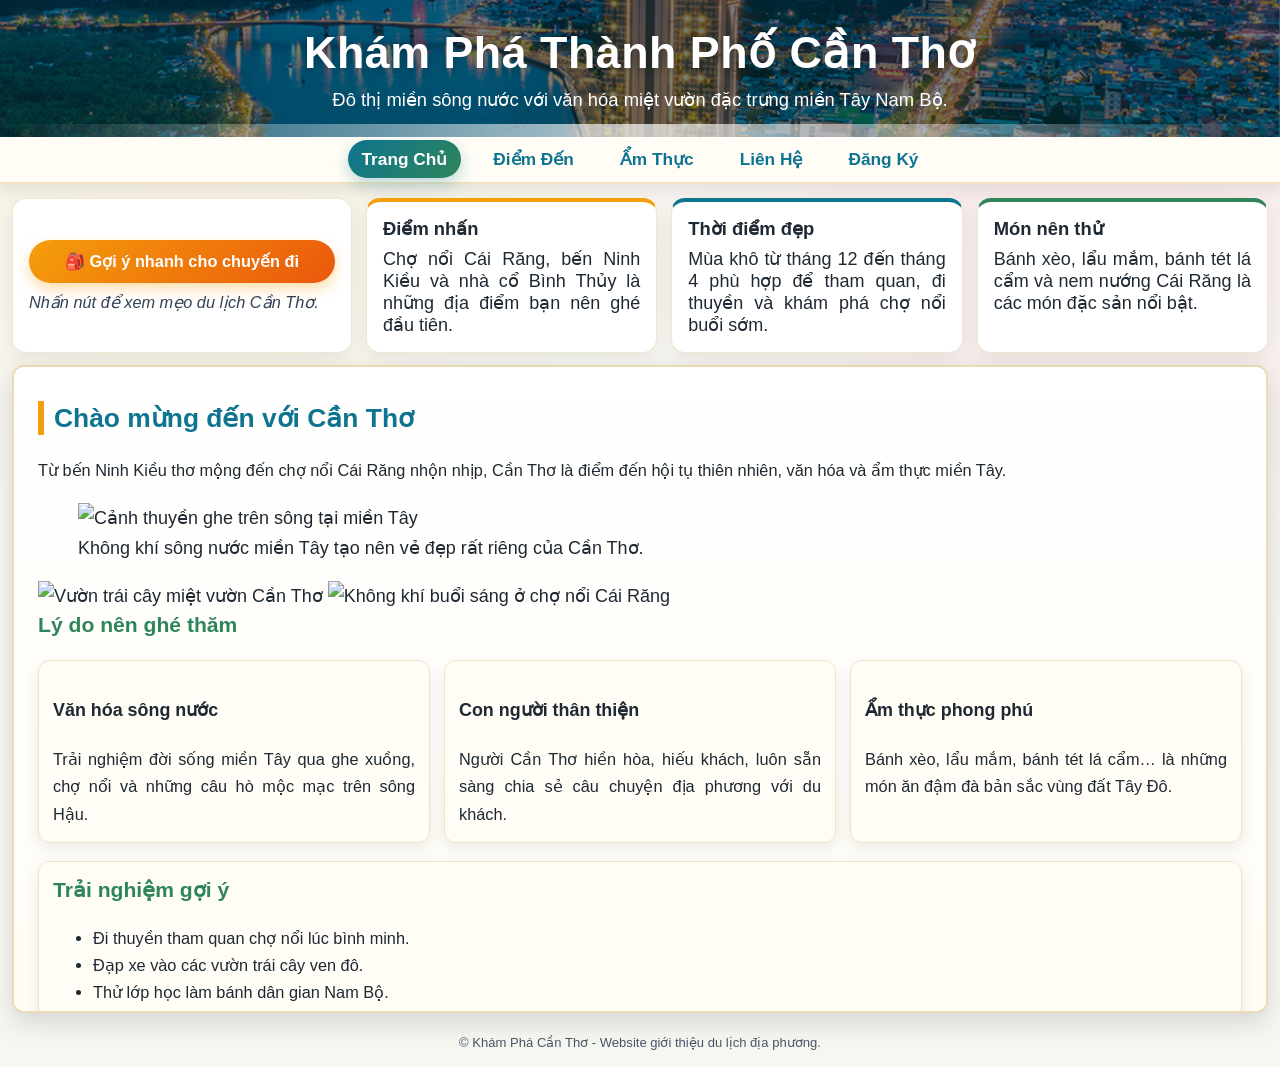
<file: index.html>
<!DOCTYPE html>
<html lang="vi">
<head>
    <meta charset="UTF-8">
    <meta name="viewport" content="width=device-width, initial-scale=1.0">
    <title>Khám Phá Cần Thơ</title>
    <link rel="stylesheet" href="styles.css">
</head>
<body>
    <header>
        <h1>Khám Phá Thành Phố Cần Thơ</h1>
        <p>Đô thị miền sông nước với văn hóa miệt vườn đặc trưng miền Tây Nam Bộ.</p>
    </header>

    <nav>
        <ul>
            <li><a href="pages/trangchu.html" target="content" class="active">Trang Chủ</a></li>
            <li><a href="pages/diemden.html" target="content">Điểm Đến</a></li>
            <li><a href="pages/amthuc.html" target="content">Ẩm Thực</a></li>
            <li><a href="pages/lienhe.html" target="content">Liên Hệ</a></li>
            <li><a href="pages/dangky.html" target="content">Đăng Ký</a></li>
        </ul>
    </nav>

    <section class="overview" aria-label="Gợi ý và thông tin nhanh">
        <section class="interaction-panel" aria-label="Gợi ý tương tác" id="tip-container">
            <button type="button" class="cta-btn" id="tipButton">🎒 Gợi ý nhanh cho chuyến đi</button>
            <p id="tipText">Nhấn nút để xem mẹo du lịch Cần Thơ.</p>
        </section>

        <section class="quick-info" aria-label="Thông tin nhanh">
            <article>
                <h2>Điểm nhấn</h2>
                <p>Chợ nổi Cái Răng, bến Ninh Kiều và nhà cổ Bình Thủy là những địa điểm bạn nên ghé đầu tiên.</p>
            </article>
            <article>
                <h2>Thời điểm đẹp</h2>
                <p>Mùa khô từ tháng 12 đến tháng 4 phù hợp để tham quan, đi thuyền và khám phá chợ nổi buổi sớm.</p>
            </article>
            <article>
                <h2>Món nên thử</h2>
                <p>Bánh xèo, lẩu mắm, bánh tét lá cẩm và nem nướng Cái Răng là các món đặc sản nổi bật.</p>
            </article>
        </section>
    </section>

    <main>
        <iframe src="pages/trangchu.html" name="content" title="Nội dung khám phá Cần Thơ"></iframe>
    </main>

    <footer>
        <small>© Khám Phá Cần Thơ - Website giới thiệu du lịch địa phương.</small>
    </footer>

    <script src="script.js"></script>
</body>
</html>
</file>
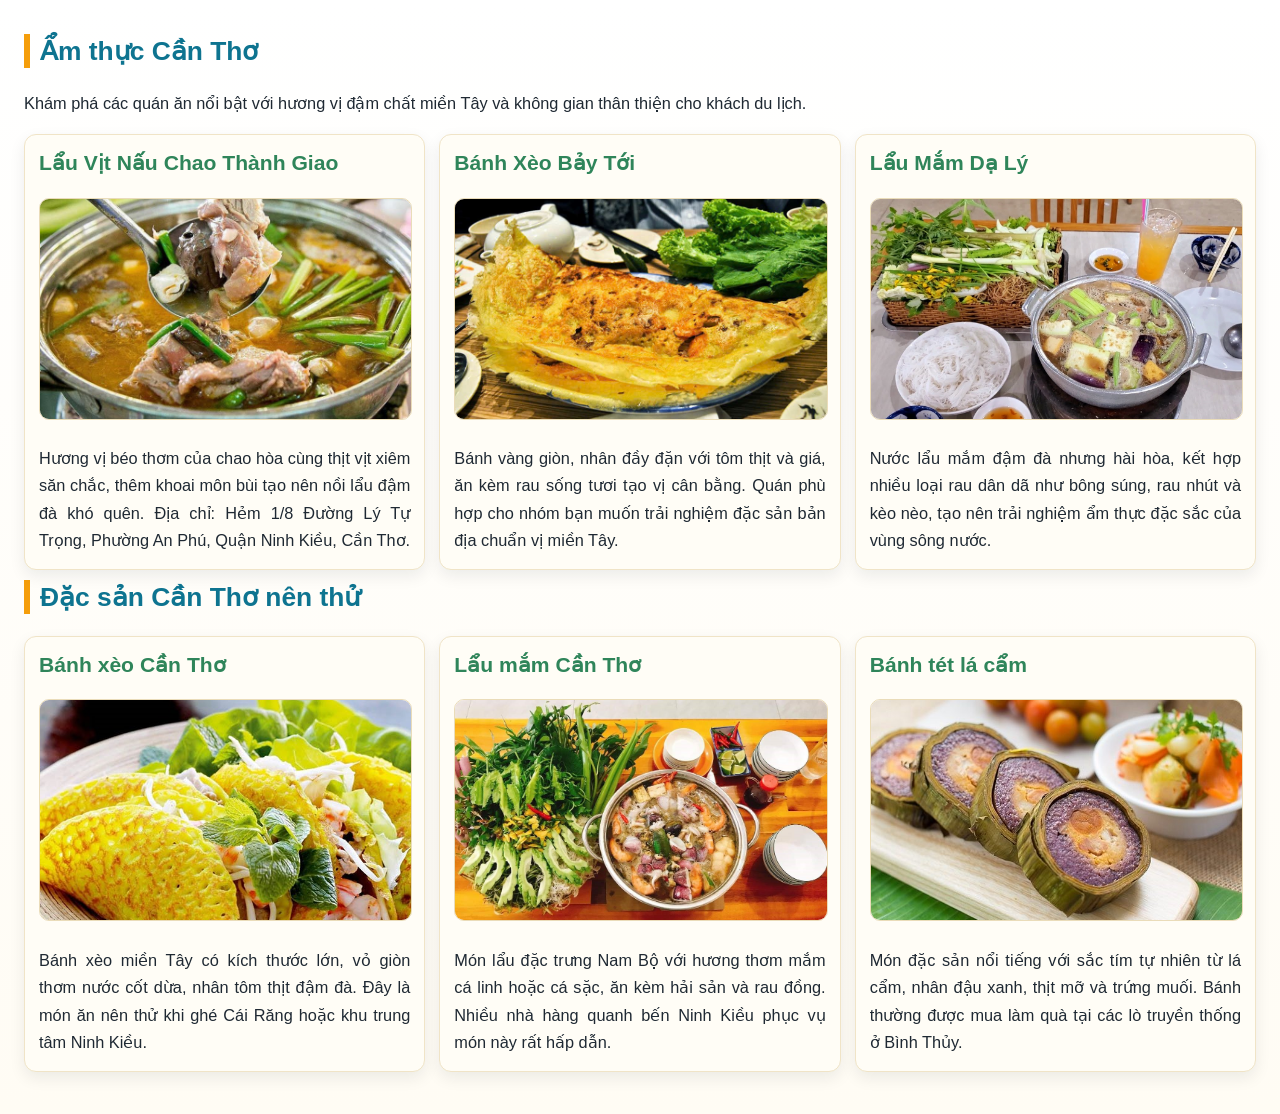
<file: pages/amthuc.html>
<!DOCTYPE html>
<html lang="vi">
<head>
    <meta charset="UTF-8">
    <meta name="viewport" content="width=device-width, initial-scale=1.0">
    <title>Ẩm Thực - Khám Phá Cần Thơ</title>
    <link rel="stylesheet" href="page.css">
</head>
<body>
    <section>
        <h2>Ẩm thực Cần Thơ</h2>
        <p>Khám phá các quán ăn nổi bật với hương vị đậm chất miền Tây và không gian thân thiện cho khách du lịch.</p>

        <div class="grid">
            <article>
                <h3>Lẩu Vịt Nấu Chao Thành Giao</h3>
                <img class="image" src="../imgs/lauvit.jpg" alt="Lẩu vịt nấu chao Thành Giao">
                <p>Hương vị béo thơm của chao hòa cùng thịt vịt xiêm săn chắc, thêm khoai môn bùi tạo nên nồi lẩu đậm đà khó quên. Địa chỉ: Hẻm 1/8 Đường Lý Tự Trọng, Phường An Phú, Quận Ninh Kiều, Cần Thơ.</p>
            </article>
            <article>
                <h3>Bánh Xèo Bảy Tới</h3>
                <img class="image" src="../imgs/banhxeo.jpg" alt="Bánh xèo Bảy Tới">
                <p>Bánh vàng giòn, nhân đầy đặn với tôm thịt và giá, ăn kèm rau sống tươi tạo vị cân bằng. Quán phù hợp cho nhóm bạn muốn trải nghiệm đặc sản bản địa chuẩn vị miền Tây.</p>
            </article>
            <article>
                <h3>Lẩu Mắm Dạ Lý</h3>
                <img class="image" src="../imgs/laumam.jpg" alt="Lẩu mắm Dạ Lý">
                <p>Nước lẩu mắm đậm đà nhưng hài hòa, kết hợp nhiều loại rau dân dã như bông súng, rau nhút và kèo nèo, tạo nên trải nghiệm ẩm thực đặc sắc của vùng sông nước.</p>
            </article>
        </div>

        <h2>Đặc sản Cần Thơ nên thử</h2>
        <div class="grid">
            <article>
                <h3>Bánh xèo Cần Thơ</h3>
                <img class="image" src="../imgs/banhxeocantho.jpg" alt="Bánh xèo Cần Thơ">
                <p>Bánh xèo miền Tây có kích thước lớn, vỏ giòn thơm nước cốt dừa, nhân tôm thịt đậm đà. Đây là món ăn nên thử khi ghé Cái Răng hoặc khu trung tâm Ninh Kiều.</p>
            </article>
            <article>
                <h3>Lẩu mắm Cần Thơ</h3>
                <img class="image" src="../imgs/laumamcantho.jpg" alt="Lẩu mắm Cần Thơ">
                <p>Món lẩu đặc trưng Nam Bộ với hương thơm mắm cá linh hoặc cá sặc, ăn kèm hải sản và rau đồng. Nhiều nhà hàng quanh bến Ninh Kiều phục vụ món này rất hấp dẫn.</p>
            </article>
            <article>
                <h3>Bánh tét lá cẩm</h3>
                <img class="image" src="../imgs/benhtetlacam.jpg" alt="Bánh tét lá cẩm">
                <p>Món đặc sản nổi tiếng với sắc tím tự nhiên từ lá cẩm, nhân đậu xanh, thịt mỡ và trứng muối. Bánh thường được mua làm quà tại các lò truyền thống ở Bình Thủy.</p>
            </article>
        </div>
    </section>
</body>
</html>
</file>
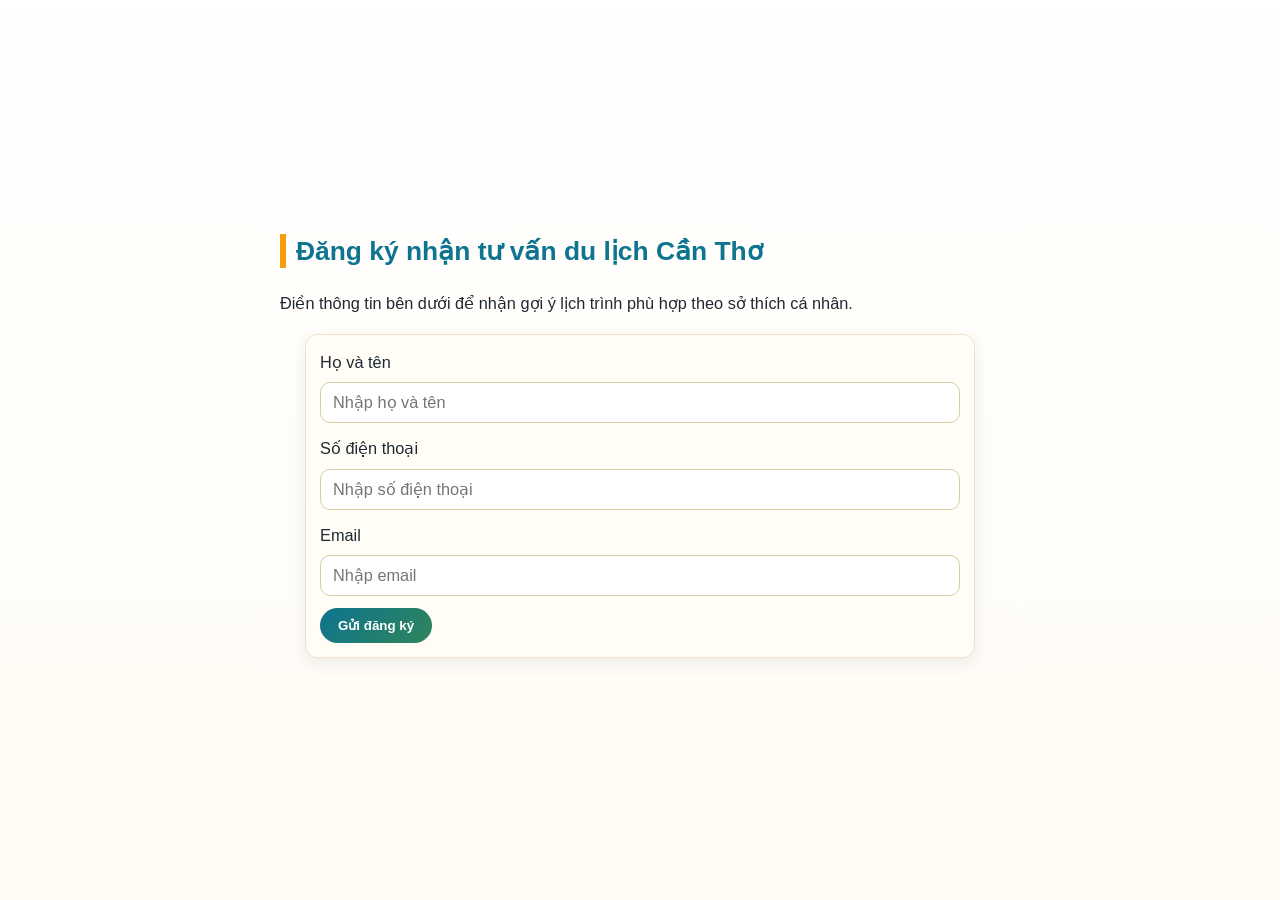
<file: pages/dangky.html>
<!DOCTYPE html>
<html lang="vi">
<head>
    <meta charset="UTF-8">
    <meta name="viewport" content="width=device-width, initial-scale=1.0">
    <title>Đăng Ký - Khám Phá Cần Thơ</title>
    <link rel="stylesheet" href="page.css">
</head>
<body class="form-page">
    <section>
        <h2>Đăng ký nhận tư vấn du lịch Cần Thơ</h2>
        <p>Điền thông tin bên dưới để nhận gợi ý lịch trình phù hợp theo sở thích cá nhân.</p>

        <form class="form-box">
            <div class="form-group">
                <label for="name">Họ và tên</label>
                <input id="name" name="name" type="text" placeholder="Nhập họ và tên" required>
            </div>

            <div class="form-group">
                <label for="phone">Số điện thoại</label>
                <input id="phone" name="phone" type="tel" placeholder="Nhập số điện thoại" required>
            </div>

            <div class="form-group">
                <label for="email">Email</label>
                <input id="email" name="email" type="email" placeholder="Nhập email" required>
            </div>

            <button type="submit">Gửi đăng ký</button>
        </form>
    </section>
</body>
</html>
</file>
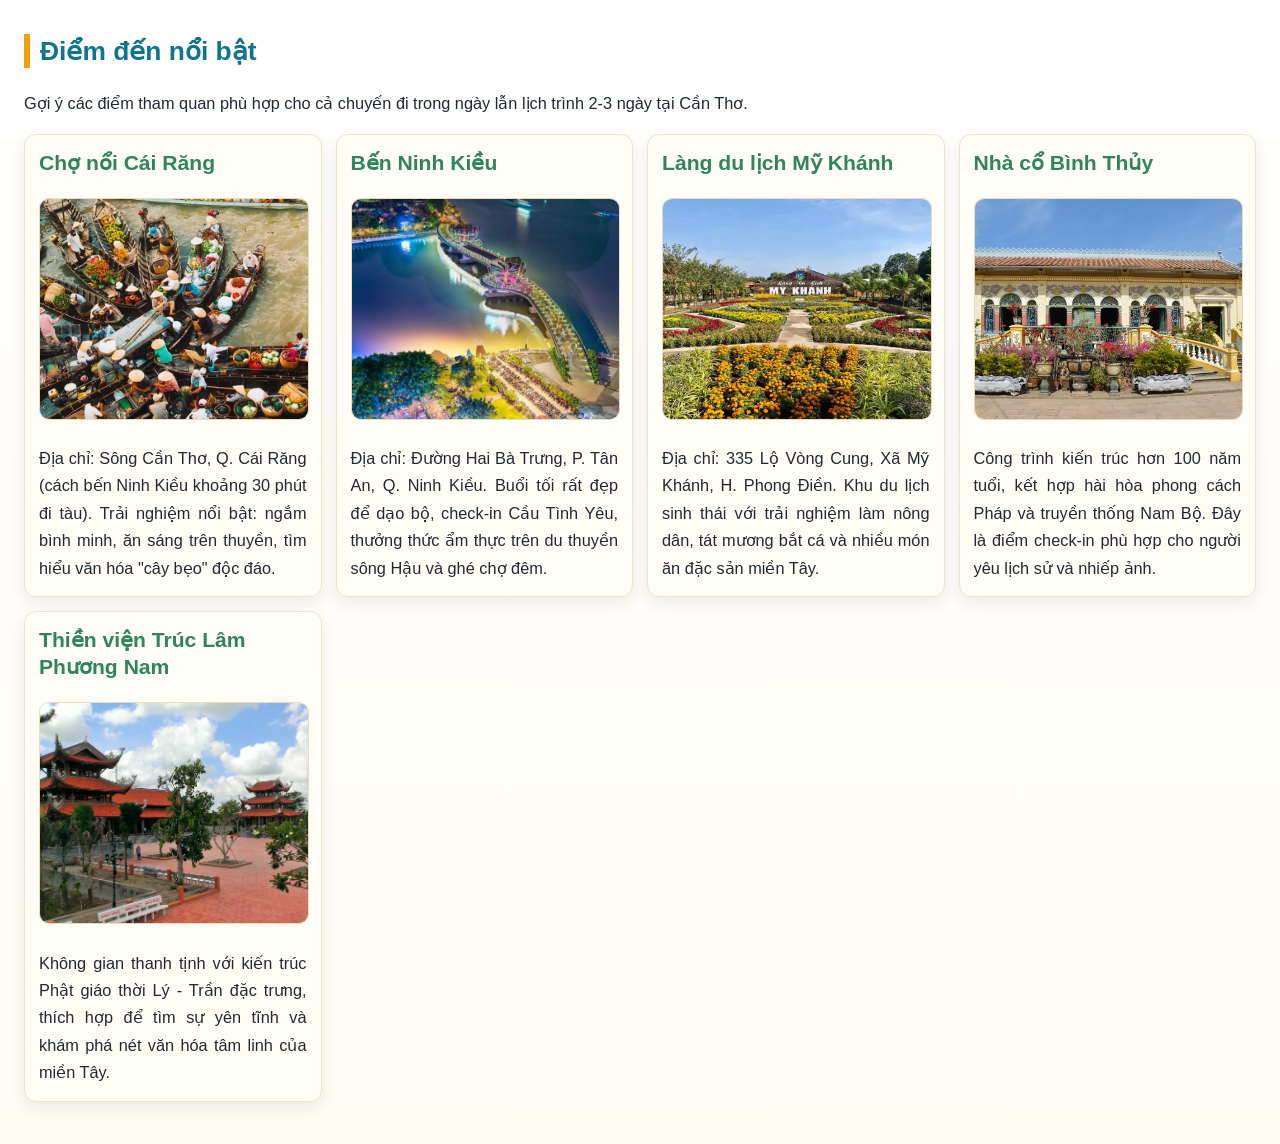
<file: pages/diemden.html>
<!DOCTYPE html>
<html lang="vi">
<head>
    <meta charset="UTF-8">
    <meta name="viewport" content="width=device-width, initial-scale=1.0">
    <title>Điểm Đến - Khám Phá Cần Thơ</title>
    <link rel="stylesheet" href="page.css">
</head>
<body>
    <section>
        <h2>Điểm đến nổi bật</h2>
        <p>Gợi ý các điểm tham quan phù hợp cho cả chuyến đi trong ngày lẫn lịch trình 2-3 ngày tại Cần Thơ.</p>

        <div class="place-grid">
            <article class="place-card">
                <h3>Chợ nổi Cái Răng</h3>
                <img class="image" src="../imgs/chonoi.jpg" alt="Chợ nổi Cái Răng">
                <p>Địa chỉ: Sông Cần Thơ, Q. Cái Răng (cách bến Ninh Kiều khoảng 30 phút đi tàu). Trải nghiệm nổi bật: ngắm bình minh, ăn sáng trên thuyền, tìm hiểu văn hóa "cây bẹo" độc đáo.</p>
            </article>
            <article class="place-card">
                <h3>Bến Ninh Kiều</h3>
                <img class="image" src="../imgs/benninhkieu.jpg" alt="Bến Ninh Kiều">
                <p>Địa chỉ: Đường Hai Bà Trưng, P. Tân An, Q. Ninh Kiều. Buổi tối rất đẹp để dạo bộ, check-in Cầu Tình Yêu, thưởng thức ẩm thực trên du thuyền sông Hậu và ghé chợ đêm.</p>
            </article>
            <article class="place-card">
                <h3>Làng du lịch Mỹ Khánh</h3>
                <img class="image" src="../imgs/mykhanh.png" alt="Làng du lịch Mỹ Khánh">
                <p>Địa chỉ: 335 Lộ Vòng Cung, Xã Mỹ Khánh, H. Phong Điền. Khu du lịch sinh thái với trải nghiệm làm nông dân, tát mương bắt cá và nhiều món ăn đặc sản miền Tây.</p>
            </article>
            <article class="place-card">
                <h3>Nhà cổ Bình Thủy</h3>
                <img class="image" src="../imgs/nhaco.jpg" alt="Nhà cổ Bình Thủy">
                <p>Công trình kiến trúc hơn 100 năm tuổi, kết hợp hài hòa phong cách Pháp và truyền thống Nam Bộ. Đây là điểm check-in phù hợp cho người yêu lịch sử và nhiếp ảnh.</p>
            </article>
            <article class="place-card">
                <h3>Thiền viện Trúc Lâm Phương Nam</h3>
                <img class="image" src="../imgs/thienvien.jpg" alt="Thiền viện Trúc Lâm Phương Nam">
                <p>Không gian thanh tịnh với kiến trúc Phật giáo thời Lý - Trần đặc trưng, thích hợp để tìm sự yên tĩnh và khám phá nét văn hóa tâm linh của miền Tây.</p>
            </article>
        </div>
    </section>
</body>
</html>
</file>
<file: styles.css>
:root {
    --river: #0e7490;
    --leaf: #2f855a;
    --sun: #f59e0b;
    --lotus: #f97393;
    --text-color: #1f2933;
    --bg-color: #f7f7f2;
}

* {
    box-sizing: border-box;
}

body {
    font-family: "Segoe UI", Arial, sans-serif;
    margin: 0;
    color: var(--text-color);
    font-size: 18px;
    background:
        radial-gradient(circle at 15% 0%, rgba(245, 158, 11, 0.1), transparent 35%),
        radial-gradient(circle at 85% 10%, rgba(249, 115, 147, 0.12), transparent 38%),
        var(--bg-color);
}

header {
    position: relative;
    color: #fff;
    text-align: center;
    padding: 26px 14px;
    background:
        linear-gradient(rgba(2, 16, 26, 0.55), rgba(3, 26, 24, 0.55)),
        url("imgs/cantho.png") center/cover no-repeat;
}

header::after {
    content: "";
    position: absolute;
    left: 0;
    right: 0;
    bottom: -1px;
    height: 14px;
    background: linear-gradient(90deg, transparent, rgba(255, 255, 255, 0.7), transparent);
}

header h1 {
    margin: 0;
    font-size: clamp(2rem, 3.5vw, 2.9rem);
    letter-spacing: 0.5px;
    text-shadow: 0 2px 8px rgba(0, 0, 0, 0.25);
}

header p {
    margin: 10px auto 0;
    max-width: 780px;
    font-size: 1.15rem;
}

nav {
    background-color: #fffdf6;
    border-bottom: 2px solid #f1e3bf;
    box-shadow: 0 6px 14px rgba(15, 23, 42, 0.08);
}

nav ul {
    display: flex;
    justify-content: center;
    gap: 18px;
    list-style: none;
    margin: 0;
    padding: 12px;
    flex-wrap: wrap;
}

nav a {
    text-decoration: none;
    font-size: 1.08rem;
    font-weight: 700;
    color: var(--river);
    padding: 9px 14px;
    border-radius: 999px;
    transition: all 0.25s ease;
}

nav a:hover,
nav a:focus-visible,
nav a.active {
    color: #fff;
    background: linear-gradient(135deg, var(--river), var(--leaf));
    box-shadow: 0 6px 16px rgba(14, 116, 144, 0.28);
    transform: translateY(-1px);
}

.overview {
    max-width: 1360px;
    margin: 14px auto 0;
    padding: 0 12px;
    display: grid;
    grid-template-columns: minmax(280px, 340px) 1fr;
    gap: 14px;
    align-items: stretch;
}

.interaction-panel {
    background: #fff;
    border: 1px solid #efe6d1;
    border-radius: 14px;
    padding: 16px;
    box-shadow: 0 8px 20px rgba(0, 0, 0, 0.06);
    display: flex;
    flex-direction: column;
    justify-content: center;
    gap: 10px;
}

.quick-info {
    margin: 0;
    display: grid;
    grid-template-columns: repeat(3, minmax(210px, 1fr));
    gap: 14px;
}

.quick-info article {
    background: #fff;
    border-radius: 14px;
    border: 1px solid #efe6d1;
    padding: 16px;
    box-shadow: 0 8px 20px rgba(0, 0, 0, 0.06);
    transition: transform 0.25s ease, box-shadow 0.25s ease;
}

.quick-info article:hover {
    transform: translateY(-4px);
    box-shadow: 0 12px 24px rgba(0, 0, 0, 0.1);
}

.quick-info article:nth-child(1) { border-top: 4px solid var(--sun); }
.quick-info article:nth-child(2) { border-top: 4px solid var(--river); }
.quick-info article:nth-child(3) { border-top: 4px solid var(--leaf); }

.quick-info h2 {
    margin: 0 0 8px;
    font-size: 1.15rem;
}

.quick-info p {
    margin: 0;
    text-align: justify;
}

.cta-btn {
    border: none;
    border-radius: 999px;
    background: linear-gradient(135deg, var(--sun), #ea580c);
    color: #fff;
    font-size: 1.02rem;
    font-weight: 700;
    padding: 12px 20px;
    cursor: pointer;
    box-shadow: 0 6px 14px rgba(245, 158, 11, 0.35);
    transition: transform 0.2s ease, box-shadow 0.2s ease;
}

.cta-btn:hover,
.cta-btn:focus-visible {
    transform: translateY(-2px) scale(1.02);
    box-shadow: 0 10px 20px rgba(245, 158, 11, 0.45);
}

#tipText {
    margin: 0;
    color: #334155;
    font-style: italic;
    font-size: 1.02rem;
}

main {
    max-width: 1360px;
    padding: 12px;
    margin: 0 auto;
}

iframe {
    width: min(1320px, 100%);
    display: block;
    margin: 0 auto;
    height: clamp(560px, 72vh, 920px);
    border: 2px solid #ecdcb3;
    border-radius: 12px;
    background-color: #fff;
    box-shadow: 0 10px 26px rgba(15, 23, 42, 0.14);
}

footer {
    text-align: center;
    color: #475569;
    padding: 8px 8px 16px;
    font-size: 0.98rem;
}

@media (max-width: 1024px) {
    .overview {
        grid-template-columns: 1fr;
    }

    .quick-info {
        grid-template-columns: repeat(auto-fit, minmax(220px, 1fr));
    }
}

@media (max-width: 768px) {
    body {
        font-size: 17px;
    }

    iframe {
        height: 74vh;
        min-height: 500px;
    }

    header p {
        font-size: 1rem;
    }
}
</file>
<file: pages/page.css>
:root {
    --river: #0e7490;
    --leaf: #2f855a;
    --sun: #f59e0b;
    --cream: #fffdf6;
    --text: #1f2933;
}

body {
    margin: 0;
    font-family: "Segoe UI", Arial, sans-serif;
    line-height: 1.68;
    color: var(--text);
    font-size: 18px;
    background: linear-gradient(180deg, #ffffff, #fffcf4);
    padding: 24px;
}

h2,
h3,
h4 {
    line-height: 1.3;
}

h2 {
    margin-top: 10px;
    color: var(--river);
    border-left: 6px solid var(--sun);
    padding-left: 10px;
    font-size: 1.65rem;
}

h3 {
    color: var(--leaf);
    font-size: 1.32rem;
    margin-top: 0;
}

h4 {
    font-size: 1.12rem;
}

p,
li,
label,
input {
    text-align: justify;
    font-size: 1.02rem;
}

.grid,
.place-grid {
    display: grid;
    grid-template-columns: repeat(auto-fit, minmax(280px, 1fr));
    gap: 14px;
}

article,
.place-card,
.highlights,
.form-box {
    background: var(--cream);
    border: 1px solid #f0e4c7;
    border-radius: 12px;
    padding: 14px;
    box-shadow: 0 6px 16px rgba(15, 23, 42, 0.08);
}

article,
.place-card {
    transition: transform 0.25s ease, box-shadow 0.25s ease;
}

article:hover,
.place-card:hover {
    transform: translateY(-3px);
    box-shadow: 0 10px 20px rgba(15, 23, 42, 0.12);
}

.form-page {
    display: flex;
    justify-content: center;
    align-items: center;
    min-height: calc(100vh - 48px);
}

.form-page section {
    width: min(720px, 100%);
}

.form-box {
    max-width: 640px;
    margin: 16px auto 0;
}

.form-group {
    display: grid;
    gap: 6px;
    margin-bottom: 12px;
}

input {
    border: 1px solid #d6cda9;
    border-radius: 10px;
    padding: 10px 12px;
    font-family: inherit;
}

button[type="submit"] {
    border: none;
    border-radius: 999px;
    background: linear-gradient(135deg, var(--river), var(--leaf));
    color: #fff;
    font-weight: 700;
    padding: 10px 18px;
    cursor: pointer;
}

section {
    margin-bottom: 18px;
}

.image {
    width: 100%;
    height: 220px;
    object-fit: cover;
    border-radius: 10px;
    border: 1px solid #eadcb9;
}

.place-card p,
article p {
    margin-bottom: 0;
}

@media (max-width: 640px) {
    body {
        padding: 14px;
        font-size: 17px;
    }

    .form-page {
        min-height: auto;
        align-items: flex-start;
    }

    .image {
        height: 200px;
    }
}
</file>
